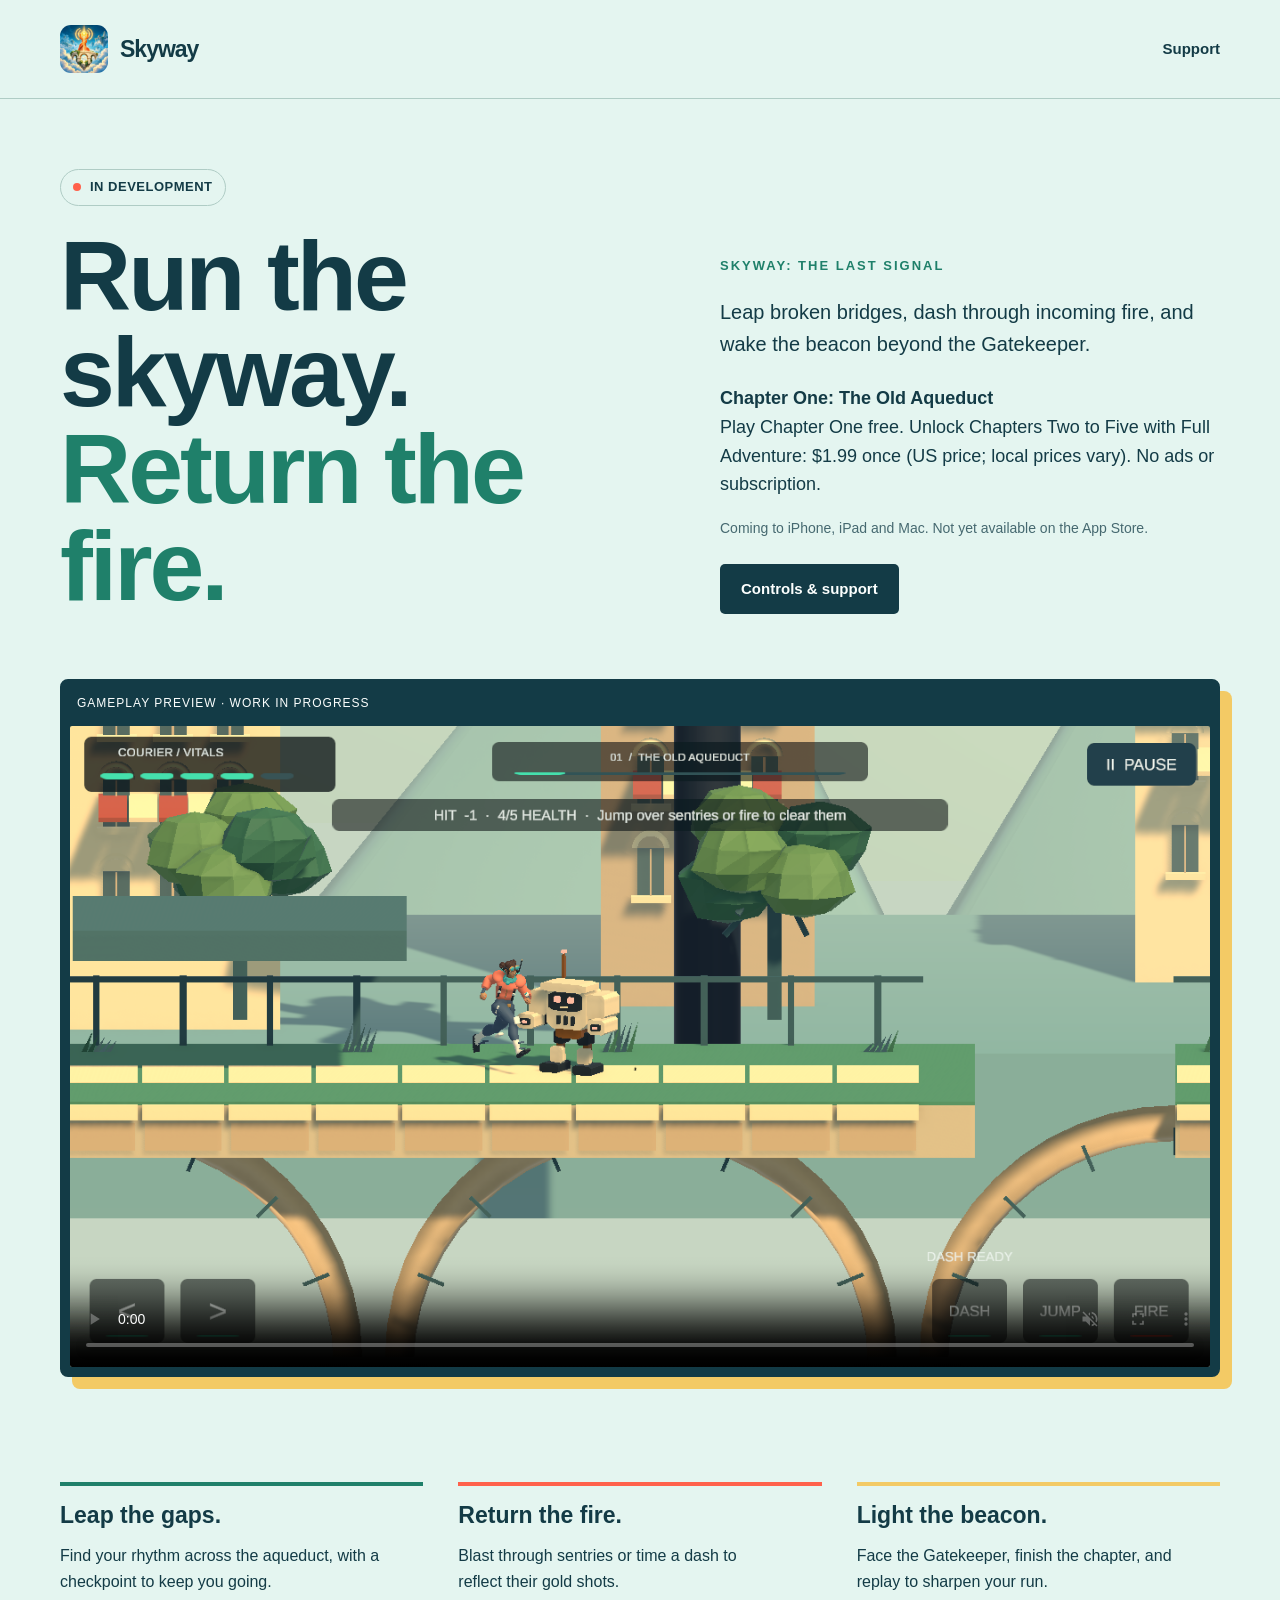
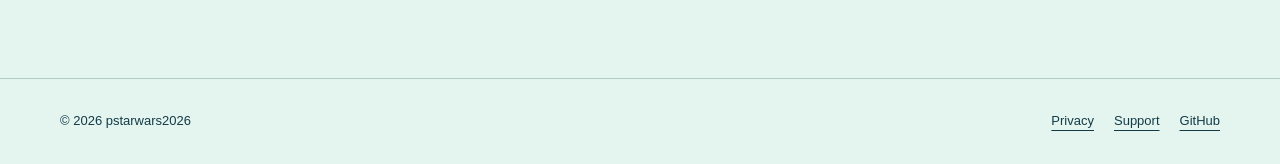
<file: index.html>
<!doctype html><html lang="en"><head><meta charset="utf-8"><meta name="viewport" content="width=device-width,initial-scale=1"><meta name="description" content="A skyway adventure. Play Chapter One free, with an optional Full Adventure unlock. Coming to Apple devices."><meta name="theme-color" content="#e4f5f0"><title>The Last Signal · Skyway</title><link rel="stylesheet" href="style.css"><link rel="icon" href="assets/skyway-icon.png" type="image/png"><link rel="apple-touch-icon" href="assets/skyway-icon.png"></head><body><a class="skip" href="#main">Skip to content</a><header><nav class="wrap" aria-label="Main navigation"><a class="brand" href="./"><img src="assets/skyway-icon.png" alt="" width="48" height="48">Skyway</a><div class="navlinks"><a href="support.html">Support</a></div></nav></header><main id="main"><section class="hero wrap"><div class="hero-copy"><div><div class="status-tag">IN DEVELOPMENT</div><h1>Run the skyway.<br><span>Return the fire.</span></h1></div><div><p class="eyebrow">Skyway: The Last Signal</p><p class="lede">Leap broken bridges, dash through incoming fire, and wake the beacon beyond the Gatekeeper.</p><p><strong>Chapter One: The Old Aqueduct</strong><br>Play Chapter One free. Unlock Chapters Two to Five with Full Adventure: $1.99 once (US price; local prices vary). No ads or subscription.</p><p class="note">Coming to iPhone, iPad and Mac. Not yet available on the App Store.</p><div class="actions"><a class="button" href="support.html">Controls &amp; support</a></div></div></div><figure class="screen"><figcaption>Gameplay preview · work in progress</figcaption><video controls playsinline muted loop preload="metadata" poster="assets/combat-gameplay.png" width="1280" height="720" aria-label="Skyway gameplay preview"><source src="assets/combat-gameplay.mp4" type="video/mp4"><a href="assets/combat-gameplay.mp4">Watch gameplay</a></video></figure></section><section class="sequence wrap" aria-label="The adventure"><article><h3>Leap the gaps.</h3><p>Find your rhythm across the aqueduct, with a checkpoint to keep you going.</p></article><article><h3>Return the fire.</h3><p>Blast through sentries or time a dash to reflect their gold shots.</p></article><article><h3>Light the beacon.</h3><p>Face the Gatekeeper, finish the chapter, and replay to sharpen your run.</p></article></section></main><footer><div class="wrap footrow"><span>© 2026 pstarwars2026</span><div class="footlinks"><a href="privacy.html">Privacy</a><a href="support.html">Support</a><a href="https://github.com/pstarwars2026/skyway">GitHub</a></div></div></footer></body></html>
</file>
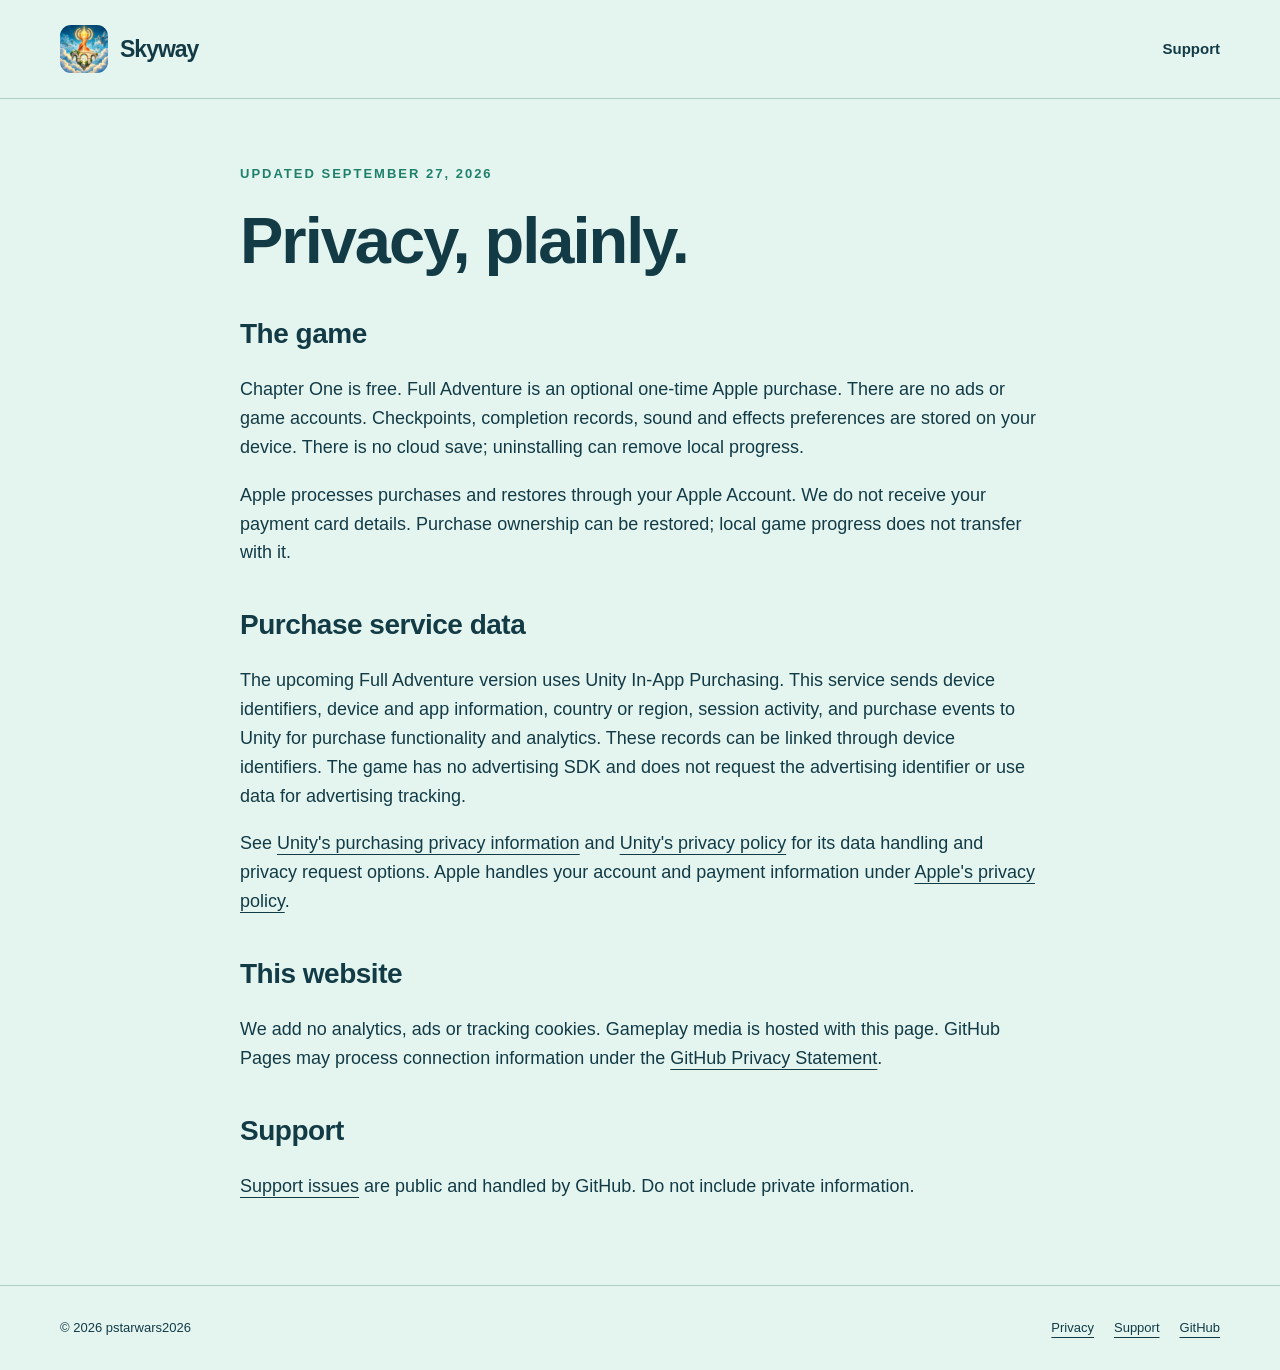
<file: privacy.html>
<!doctype html><html lang="en"><head><meta charset="utf-8"><meta name="viewport" content="width=device-width,initial-scale=1"><meta name="description" content="A skyway adventure. Play Chapter One free, with an optional Full Adventure unlock. Coming to Apple devices."><meta name="theme-color" content="#e4f5f0"><title>Privacy · Skyway</title><link rel="stylesheet" href="style.css"><link rel="icon" href="assets/skyway-icon.png" type="image/png"><link rel="apple-touch-icon" href="assets/skyway-icon.png"></head><body><a class="skip" href="#main">Skip to content</a><header><nav class="wrap" aria-label="Main navigation"><a class="brand" href="./"><img src="assets/skyway-icon.png" alt="" width="48" height="48">Skyway</a><div class="navlinks"><a href="support.html">Support</a></div></nav></header><main id="main" class="content wrap"><p class="eyebrow">Updated September 27, 2026</p><h1>Privacy, plainly.</h1><h2>The game</h2><p>Chapter One is free. Full Adventure is an optional one-time Apple purchase. There are no ads or game accounts. Checkpoints, completion records, sound and effects preferences are stored on your device. There is no cloud save; uninstalling can remove local progress.</p><p>Apple processes purchases and restores through your Apple Account. We do not receive your payment card details. Purchase ownership can be restored; local game progress does not transfer with it.</p><h2>Purchase service data</h2><p>The upcoming Full Adventure version uses Unity In-App Purchasing. This service sends device identifiers, device and app information, country or region, session activity, and purchase events to Unity for purchase functionality and analytics. These records can be linked through device identifiers. The game has no advertising SDK and does not request the advertising identifier or use data for advertising tracking.</p><p>See <a href="https://docs.unity.com/en-us/iap/privacy-and-consent/overview">Unity's purchasing privacy information</a> and <a href="https://unity.com/legal/privacy-policy">Unity's privacy policy</a> for its data handling and privacy request options. Apple handles your account and payment information under <a href="https://www.apple.com/legal/privacy/">Apple's privacy policy</a>.</p><h2>This website</h2><p>We add no analytics, ads or tracking cookies. Gameplay media is hosted with this page. GitHub Pages may process connection information under the <a href="https://docs.github.com/en/site-policy/privacy-policies/github-general-privacy-statement">GitHub Privacy Statement</a>.</p><h2>Support</h2><p><a href="https://github.com/pstarwars2026/skyway/issues/new/choose">Support issues</a> are public and handled by GitHub. Do not include private information.</p></main><footer><div class="wrap footrow"><span>© 2026 pstarwars2026</span><div class="footlinks"><a href="privacy.html">Privacy</a><a href="support.html">Support</a><a href="https://github.com/pstarwars2026/skyway">GitHub</a></div></div></footer></body></html>
</file>
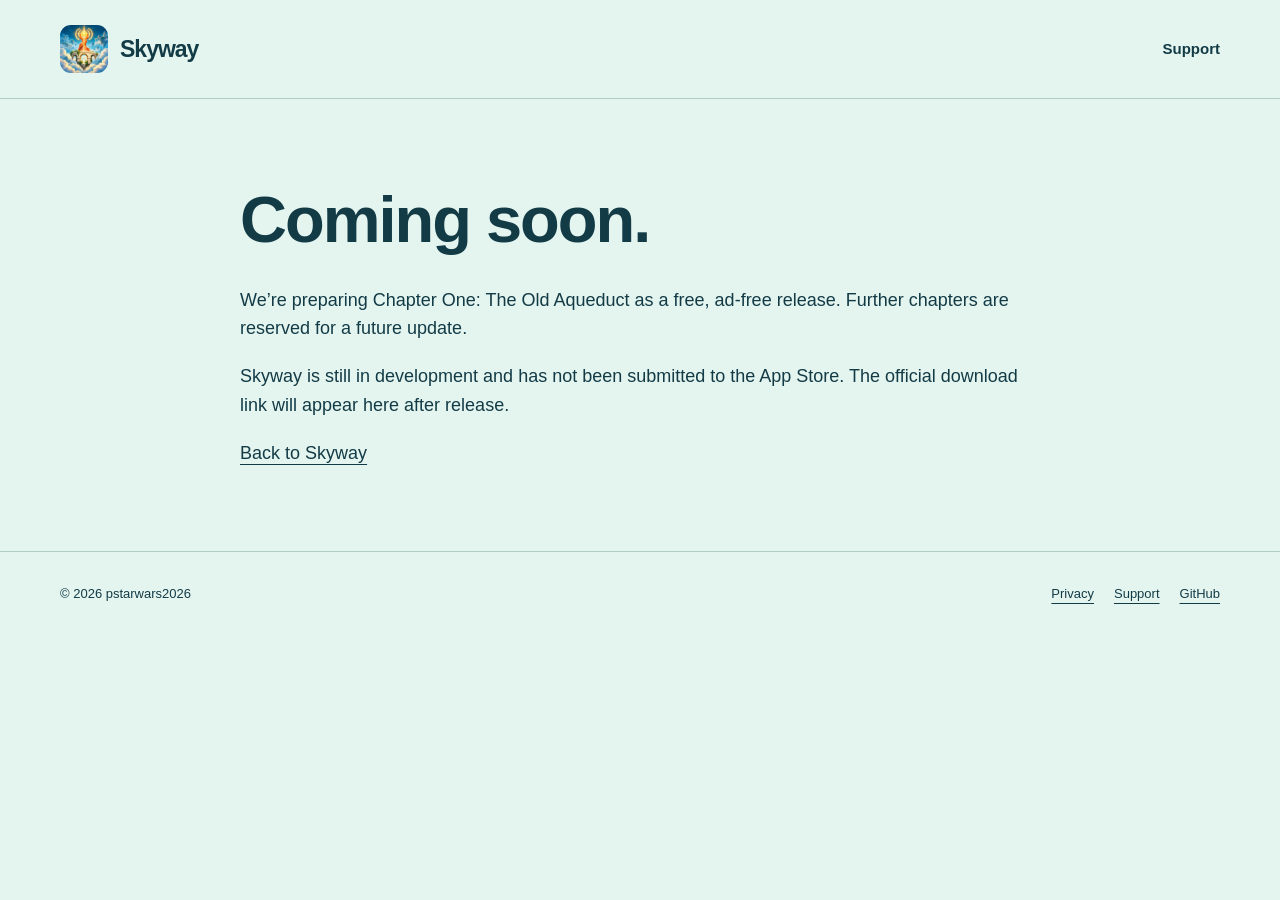
<file: status.html>
<!doctype html><html lang="en"><head><meta charset="utf-8"><meta name="viewport" content="width=device-width,initial-scale=1"><meta name="description" content="A skyway adventure. The first chapter is planned as a free, ad-free release for iPhone, iPad and Mac."><meta name="theme-color" content="#e4f5f0"><title>Release status · Skyway</title><link rel="stylesheet" href="style.css"><link rel="icon" href="assets/skyway-icon.png" type="image/png"><link rel="apple-touch-icon" href="assets/skyway-icon.png"></head><body><a class="skip" href="#main">Skip to content</a><header><nav class="wrap" aria-label="Main navigation"><a class="brand" href="./"><img src="assets/skyway-icon.png" alt="" width="48" height="48">Skyway</a><div class="navlinks"><a href="support.html">Support</a></div></nav></header><main id="main" class="content wrap"><h1>Coming soon.</h1><p>We’re preparing Chapter One: The Old Aqueduct as a free, ad-free release. Further chapters are reserved for a future update.</p><p>Skyway is still in development and has not been submitted to the App Store. The official download link will appear here after release.</p><p><a href="./">Back to Skyway</a></p></main><footer><div class="wrap footrow"><span>© 2026 pstarwars2026</span><div class="footlinks"><a href="privacy.html">Privacy</a><a href="support.html">Support</a><a href="https://github.com/pstarwars2026/skyway">GitHub</a></div></div></footer></body></html>
</file>
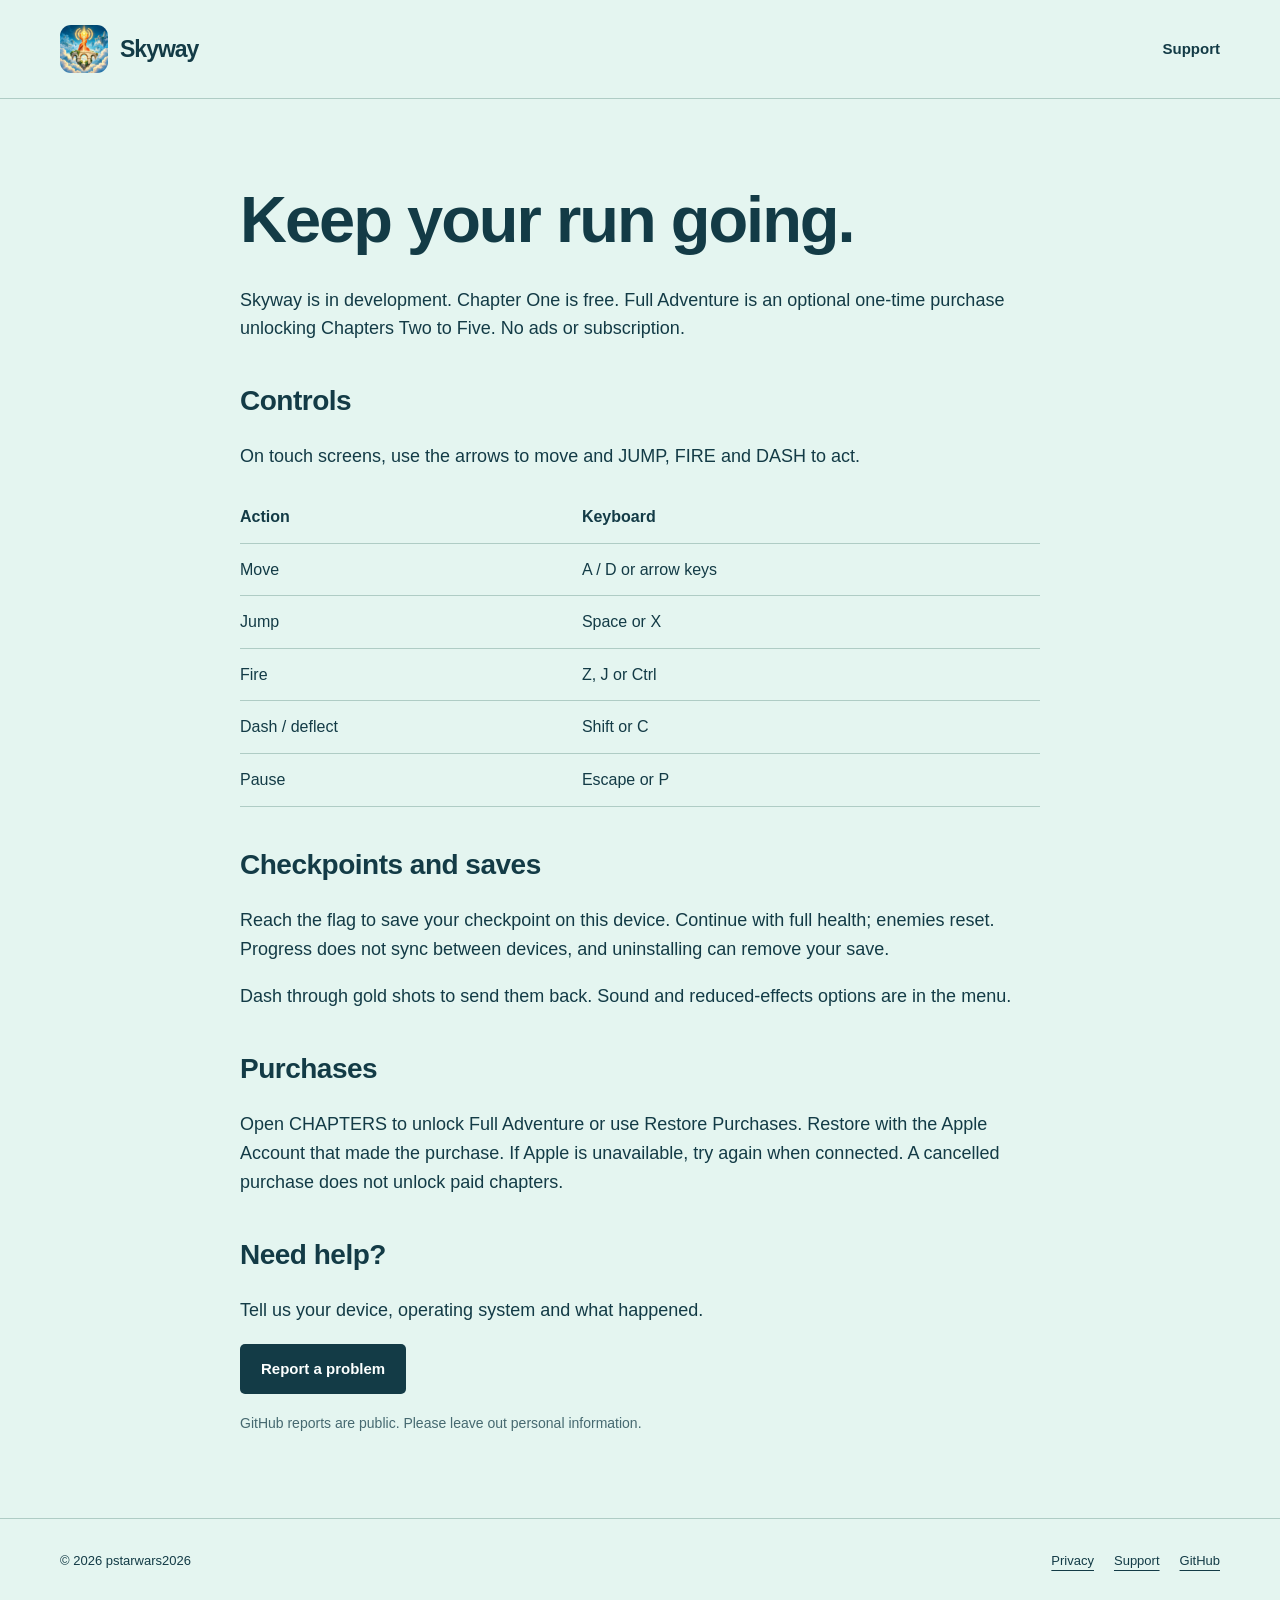
<file: support.html>
<!doctype html><html lang="en"><head><meta charset="utf-8"><meta name="viewport" content="width=device-width,initial-scale=1"><meta name="description" content="A skyway adventure. Play Chapter One free, with an optional Full Adventure unlock. Coming to Apple devices."><meta name="theme-color" content="#e4f5f0"><title>Support · Skyway</title><link rel="stylesheet" href="style.css"><link rel="icon" href="assets/skyway-icon.png" type="image/png"><link rel="apple-touch-icon" href="assets/skyway-icon.png"></head><body><a class="skip" href="#main">Skip to content</a><header><nav class="wrap" aria-label="Main navigation"><a class="brand" href="./"><img src="assets/skyway-icon.png" alt="" width="48" height="48">Skyway</a><div class="navlinks"><a href="support.html">Support</a></div></nav></header><main id="main" class="content wrap"><h1>Keep your run going.</h1><p>Skyway is in development. Chapter One is free. Full Adventure is an optional one-time purchase unlocking Chapters Two to Five. No ads or subscription.</p><h2>Controls</h2><p>On touch screens, use the arrows to move and JUMP, FIRE and DASH to act.</p><table><thead><tr><th>Action</th><th>Keyboard</th></tr></thead><tbody><tr><td>Move</td><td>A / D or arrow keys</td></tr><tr><td>Jump</td><td>Space or X</td></tr><tr><td>Fire</td><td>Z, J or Ctrl</td></tr><tr><td>Dash / deflect</td><td>Shift or C</td></tr><tr><td>Pause</td><td>Escape or P</td></tr></tbody></table><h2>Checkpoints and saves</h2><p>Reach the flag to save your checkpoint on this device. Continue with full health; enemies reset. Progress does not sync between devices, and uninstalling can remove your save.</p><p>Dash through gold shots to send them back. Sound and reduced-effects options are in the menu.</p><h2>Purchases</h2><p>Open CHAPTERS to unlock Full Adventure or use Restore Purchases. Restore with the Apple Account that made the purchase. If Apple is unavailable, try again when connected. A cancelled purchase does not unlock paid chapters.</p><h2>Need help?</h2><p>Tell us your device, operating system and what happened.</p><p><a class="button" href="https://github.com/pstarwars2026/skyway/issues/new/choose">Report a problem</a></p><p class="note">GitHub reports are public. Please leave out personal information.</p></main><footer><div class="wrap footrow"><span>© 2026 pstarwars2026</span><div class="footlinks"><a href="privacy.html">Privacy</a><a href="support.html">Support</a><a href="https://github.com/pstarwars2026/skyway">GitHub</a></div></div></footer></body></html>
</file>
<file: style.css>
@charset "UTF-8";
:root{--sky:#e4f5f0;--ink:#133b46;--coral:#ff614b;--sun:#f3ca65;--green:#1f806a;--paper:#fcfffe;--line:#afccc5;color-scheme:light}*{box-sizing:border-box}html{scroll-behavior:smooth}body{margin:0;background:var(--sky);color:var(--ink);font:18px/1.6 Avenir Next,Avenir,Segoe UI,sans-serif}a{color:inherit;text-underline-offset:5px}a:hover{color:var(--green)}a:focus-visible,summary:focus-visible{outline:3px solid var(--coral);outline-offset:5px}.skip{position:absolute;left:20px;top:-100px;background:white;padding:8px;z-index:10}.skip:focus{top:12px}.wrap{width:min(1160px,calc(100% - 48px));margin:auto}header{padding:25px 0;border-bottom:1px solid var(--line)}nav{display:flex;align-items:center;justify-content:space-between;gap:20px}.brand{font-weight:850;font-size:23px;text-decoration:none;letter-spacing:-1px}.brand span{background:var(--coral);color:var(--ink);padding:2px 9px;margin-left:8px;border-radius:4px;font-size:16px;letter-spacing:0}.navlinks{display:flex;gap:28px;font-size:15px;font-weight:700}.navlinks a{text-decoration:none}.eyebrow{font-size:13px;text-transform:uppercase;letter-spacing:2px;font-weight:800;color:var(--green)}.hero{padding:70px 0 40px}.hero-copy{display:grid;grid-template-columns:1.2fr 1fr;gap:60px;align-items:end}.hero h1{font-family:Avenir Next Condensed,Impact,Arial Narrow,sans-serif;font-size:clamp(56px,7.7vw,102px);line-height:.98;letter-spacing:-3px;margin:22px 0 25px;font-weight:900}.hero h1 span{color:var(--green)}.lede{font-size:20px;max-width:510px;margin:0 0 24px}.status-tag{display:inline-flex;align-items:center;gap:9px;font-size:13px;letter-spacing:.5px;font-weight:800;padding:7px 12px;border:1px solid var(--line);border-radius:30px}.status-tag:before{content:"";width:8px;height:8px;background:var(--coral);border-radius:50%}.actions{display:flex;gap:22px;align-items:center;flex-wrap:wrap;margin:25px 0}.button{display:inline-block;background:var(--ink);color:var(--paper);padding:13px 21px;text-decoration:none;border-radius:5px;font-size:15px;font-weight:800}.button:hover{background:var(--green);color:white}.note{font-size:14px;line-height:1.5;color:#466970}.screen{margin:40px 0 0;background:var(--ink);border:10px solid var(--ink);border-radius:8px;box-shadow:12px 12px 0 var(--sun);overflow:hidden}.screen figcaption{display:flex;justify-content:space-between;gap:15px;color:var(--paper);font:12px/1.5 Avenir Next,sans-serif;padding:5px 7px 14px;text-transform:uppercase;letter-spacing:1px}.screen img,.screen video{width:100%;height:auto;display:block;border-radius:2px}.sequence{display:grid;grid-template-columns:repeat(3,1fr);gap:35px;padding:65px 0}.sequence article{border-top:4px solid var(--green);padding-top:15px}.sequence article:nth-child(2){border-color:var(--coral)}.sequence article:nth-child(3){border-color:var(--sun)}h2{font-size:clamp(29px,4vw,46px);line-height:1.15;letter-spacing:-1px;margin:12px 0 25px}h3{font-size:23px;line-height:1.3;margin:0 0 12px}p{margin:0 0 19px}.sequence p{font-size:16px;max-width:320px}.band{background:var(--paper);border-top:1px solid var(--line);border-bottom:1px solid var(--line);padding:70px 0}.split{display:grid;grid-template-columns:1fr 1.3fr;gap:65px}.tiers{display:grid;grid-template-columns:1fr 1fr;gap:30px}.tier{border-left:3px solid var(--green);padding-left:22px}.tier:last-child{border-color:var(--coral)}.tier ul{padding-left:20px;font-size:16px}.small{font-size:14px}.section{padding:65px 0}.status-list{margin:25px 0;list-style:none;padding:0}.status-list li{display:grid;grid-template-columns:180px 1fr;gap:25px;border-top:1px solid var(--line);padding:18px 0;font-size:17px}.status-list strong{color:var(--green)}.content{max-width:800px;padding-top:65px;padding-bottom:65px}.content h1{font-size:clamp(40px,6vw,65px);line-height:1.1;letter-spacing:-2px;margin:20px 0 30px}.content h2{font-size:28px;letter-spacing:-.5px;margin-top:42px}.content h3{font-size:21px;margin-top:28px}.content ul{padding-left:23px}.callout{padding:24px;background:var(--paper);border-left:4px solid var(--coral);margin:26px 0}table{border-collapse:collapse;width:100%;font-size:16px;margin:20px 0}th,td{text-align:left;border-bottom:1px solid var(--line);padding:13px 12px 13px 0;vertical-align:top}footer{border-top:1px solid var(--line);padding:32px 0;font-size:13px}.footrow{display:flex;justify-content:space-between;gap:25px}.footlinks{display:flex;gap:20px;flex-wrap:wrap}footer p{max-width:700px;margin:18px 0 0;color:#466970}@media(max-width:760px){.wrap{width:calc(100% - 36px)}nav{align-items:flex-start;gap:18px;flex-direction:column}.navlinks{gap:22px}.hero{padding-top:42px}.hero-copy,.split{grid-template-columns:1fr;gap:20px}.hero h1{letter-spacing:-2px;margin-top:18px}.lede{font-size:18px}.screen{border-width:6px;margin-top:25px;box-shadow:6px 6px 0 var(--sun)}.screen figcaption{font-size:9px;padding-bottom:8px;letter-spacing:.5px}.sequence{grid-template-columns:1fr;gap:26px;padding:45px 0}.sequence p{max-width:none}.tiers{gap:22px}.band,.section{padding:45px 0}.status-list li{grid-template-columns:1fr;gap:7px}.footrow{flex-direction:column}.content{padding-top:40px}.content h1{letter-spacing:-1px}}@media(max-width:410px){.tiers{grid-template-columns:1fr}.navlinks{font-size:14px;gap:18px}}@media(prefers-reduced-motion:reduce){html{scroll-behavior:auto}}

.clip-note{color:var(--paper);font-size:13px;line-height:1.5;margin:12px 7px 5px}

.brand{display:inline-flex;align-items:center;gap:12px}.brand img{border-radius:11px;flex:none}
</file>
